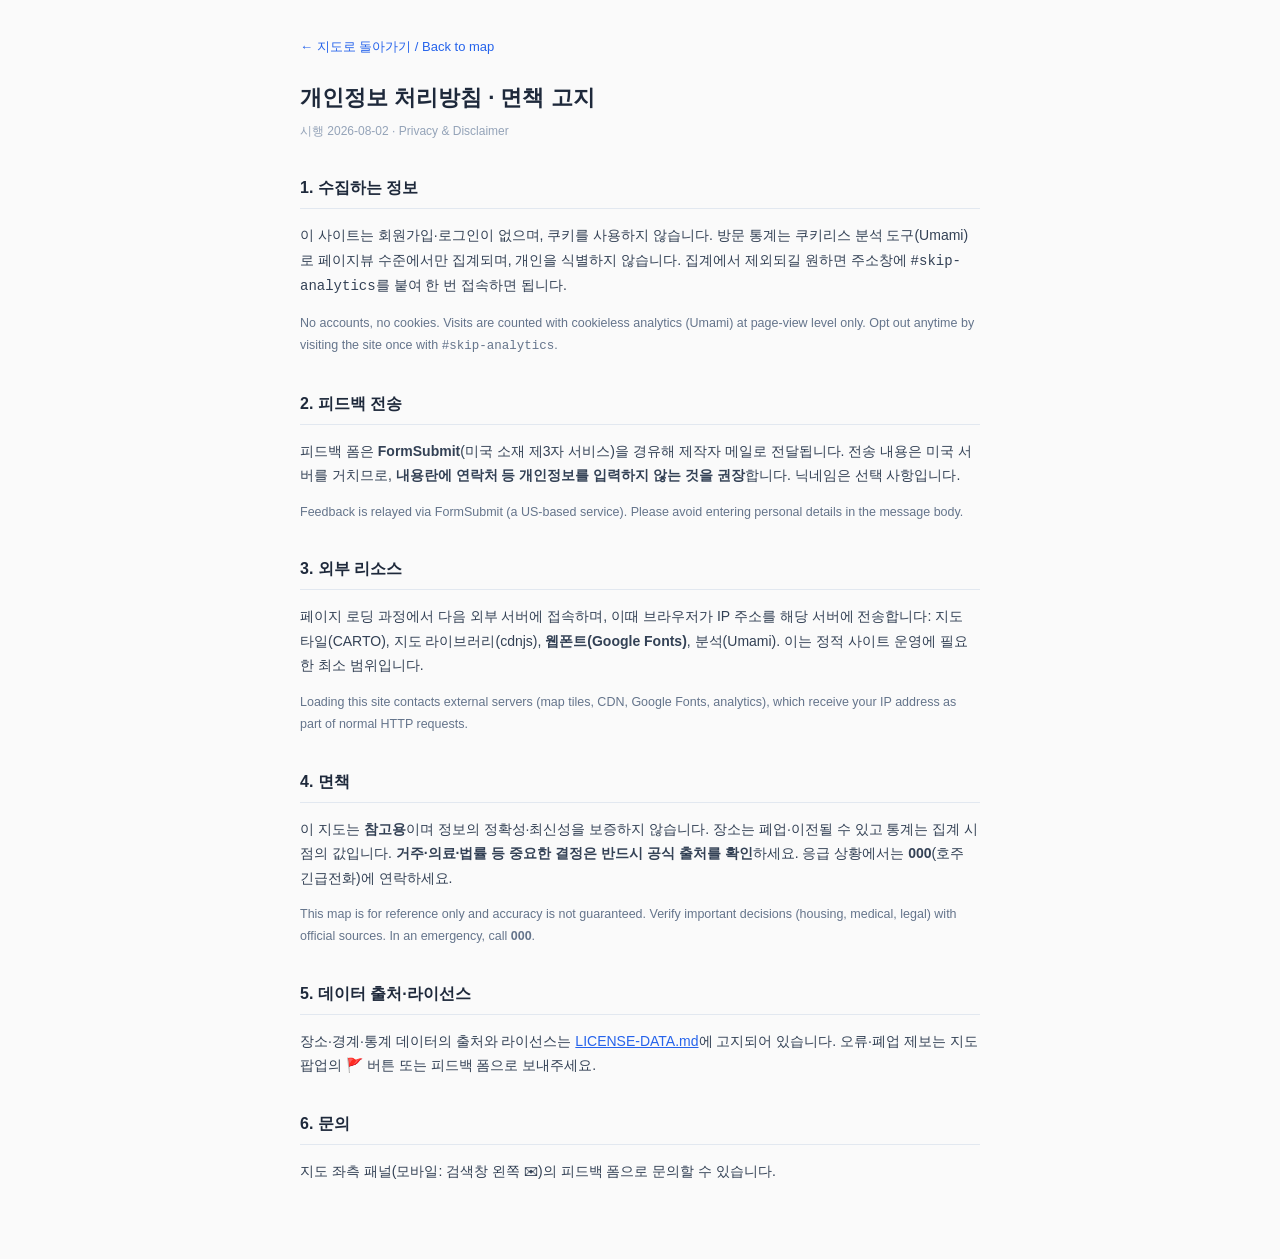
<file: privacy.html>
<!DOCTYPE html>
<html lang="ko">
<head>
<meta charset="utf-8"/>
<meta name="viewport" content="width=device-width,initial-scale=1"/>
<title>개인정보 처리방침·면책 — Adelaide 지역 가이드</title>
<style>
  body{font-family:-apple-system,BlinkMacSystemFont,'Segoe UI',Roboto,'Noto Sans KR',sans-serif;
       max-width:680px;margin:0 auto;padding:32px 20px 64px;line-height:1.75;color:#1e293b;background:#fafafa;}
  h1{font-size:22px;margin:0 0 4px;}
  h2{font-size:16px;margin:32px 0 8px;border-bottom:1px solid #e2e8f0;padding-bottom:6px;}
  p,li{font-size:14px;color:#334155;}
  .en{color:#64748b;font-size:12.5px;}
  .date{color:#94a3b8;font-size:12px;margin-bottom:24px;}
  a{color:#2563eb;}
  .back{display:inline-block;margin-bottom:20px;font-size:13px;text-decoration:none;}
</style>
</head>
<body>
<a class="back" href="./">← 지도로 돌아가기 / Back to map</a>
<h1>개인정보 처리방침 · 면책 고지</h1>
<div class="date">시행 2026-08-02 · Privacy &amp; Disclaimer</div>

<h2>1. 수집하는 정보</h2>
<p>이 사이트는 회원가입·로그인이 없으며, 쿠키를 사용하지 않습니다. 방문 통계는 쿠키리스 분석 도구(Umami)로 페이지뷰 수준에서만 집계되며, 개인을 식별하지 않습니다. 집계에서 제외되길 원하면 주소창에 <code>#skip-analytics</code>를 붙여 한 번 접속하면 됩니다.</p>
<p class="en">No accounts, no cookies. Visits are counted with cookieless analytics (Umami) at page-view level only. Opt out anytime by visiting the site once with <code>#skip-analytics</code>.</p>

<h2>2. 피드백 전송</h2>
<p>피드백 폼은 <strong>FormSubmit</strong>(미국 소재 제3자 서비스)을 경유해 제작자 메일로 전달됩니다. 전송 내용은 미국 서버를 거치므로, <strong>내용란에 연락처 등 개인정보를 입력하지 않는 것을 권장</strong>합니다. 닉네임은 선택 사항입니다.</p>
<p class="en">Feedback is relayed via FormSubmit (a US-based service). Please avoid entering personal details in the message body.</p>

<h2>3. 외부 리소스</h2>
<p>페이지 로딩 과정에서 다음 외부 서버에 접속하며, 이때 브라우저가 IP 주소를 해당 서버에 전송합니다: 지도 타일(CARTO), 지도 라이브러리(cdnjs), <strong>웹폰트(Google Fonts)</strong>, 분석(Umami). 이는 정적 사이트 운영에 필요한 최소 범위입니다.</p>
<p class="en">Loading this site contacts external servers (map tiles, CDN, Google Fonts, analytics), which receive your IP address as part of normal HTTP requests.</p>

<h2>4. 면책</h2>
<p>이 지도는 <strong>참고용</strong>이며 정보의 정확성·최신성을 보증하지 않습니다. 장소는 폐업·이전될 수 있고 통계는 집계 시점의 값입니다. <strong>거주·의료·법률 등 중요한 결정은 반드시 공식 출처를 확인</strong>하세요. 응급 상황에서는 <strong>000</strong>(호주 긴급전화)에 연락하세요.</p>
<p class="en">This map is for reference only and accuracy is not guaranteed. Verify important decisions (housing, medical, legal) with official sources. In an emergency, call <strong>000</strong>.</p>

<h2>5. 데이터 출처·라이선스</h2>
<p>장소·경계·통계 데이터의 출처와 라이선스는 <a href="https://github.com/lunablue-kr/adelaide-map/blob/main/LICENSE-DATA.md" target="_blank" rel="noopener">LICENSE-DATA.md</a>에 고지되어 있습니다. 오류·폐업 제보는 지도 팝업의 🚩 버튼 또는 피드백 폼으로 보내주세요.</p>

<h2>6. 문의</h2>
<p>지도 좌측 패널(모바일: 검색창 왼쪽 ✉)의 피드백 폼으로 문의할 수 있습니다.</p>
</body>
</html>
</file>
